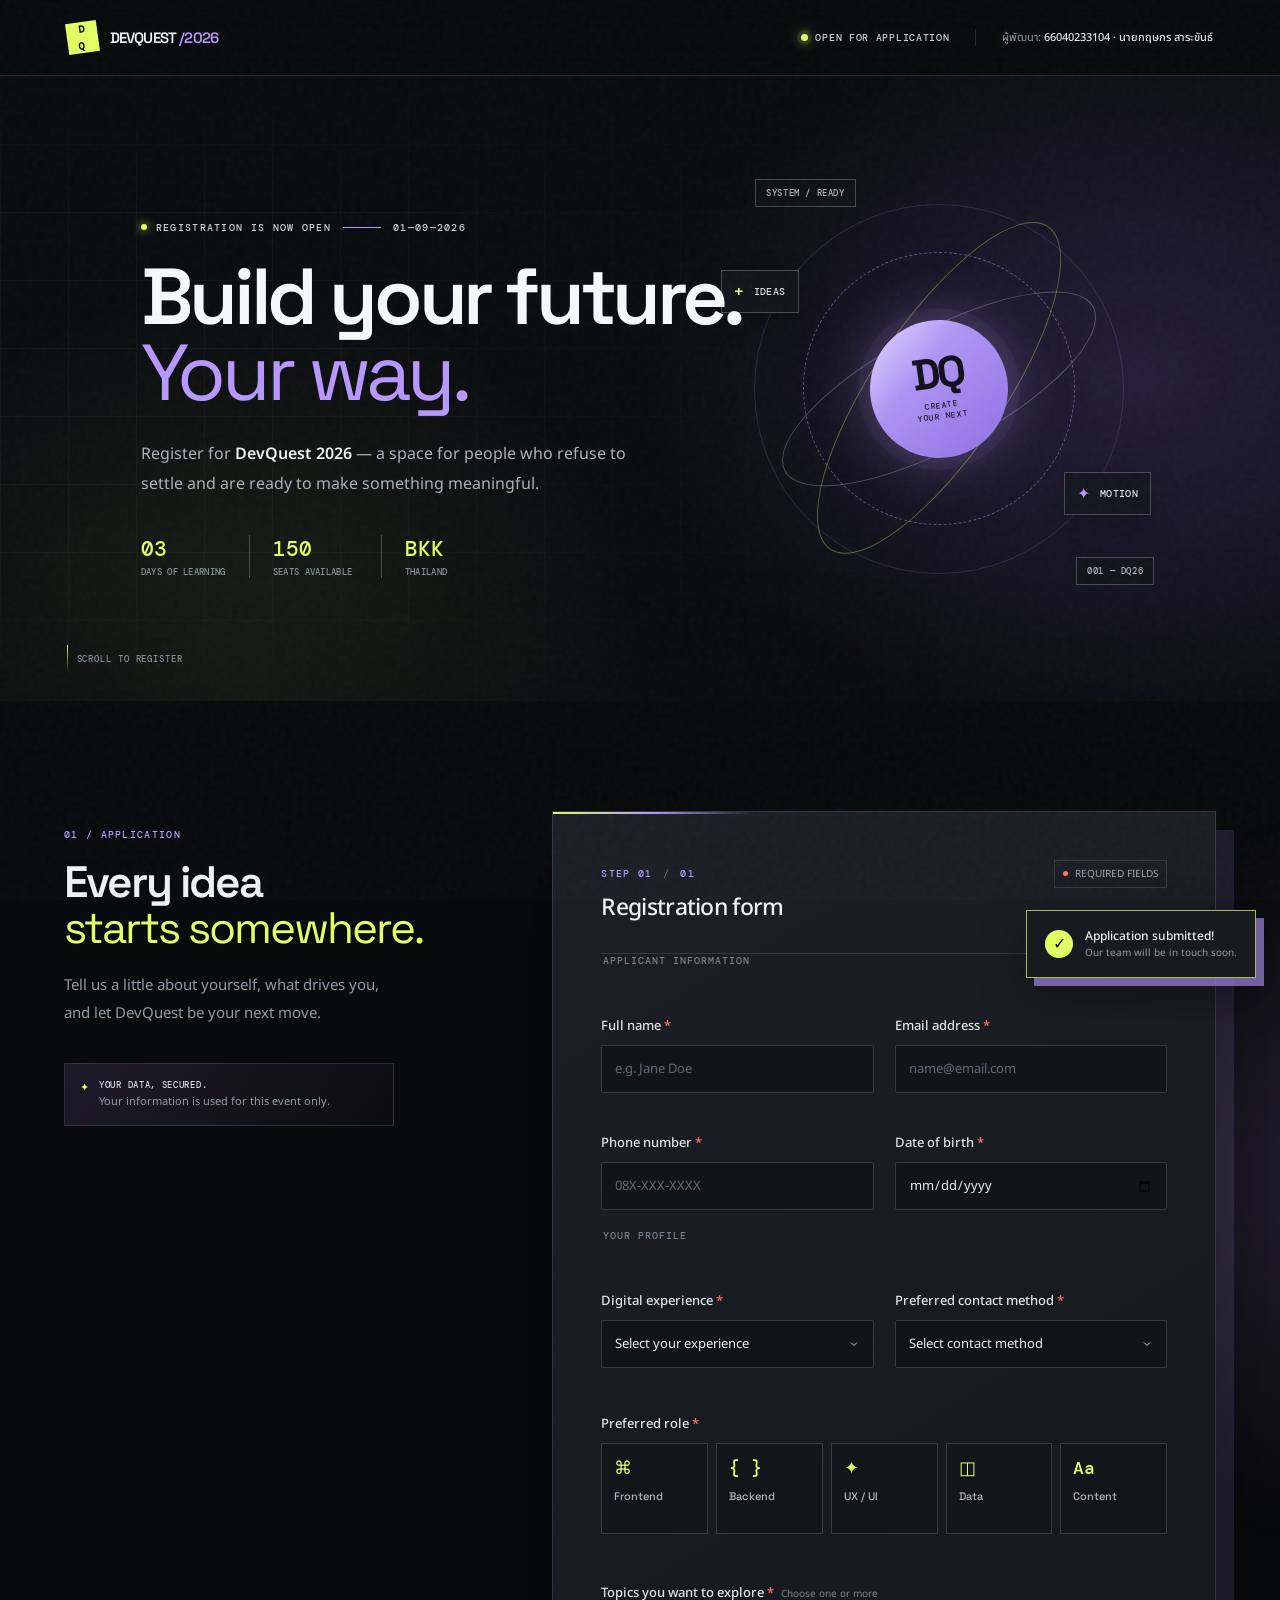
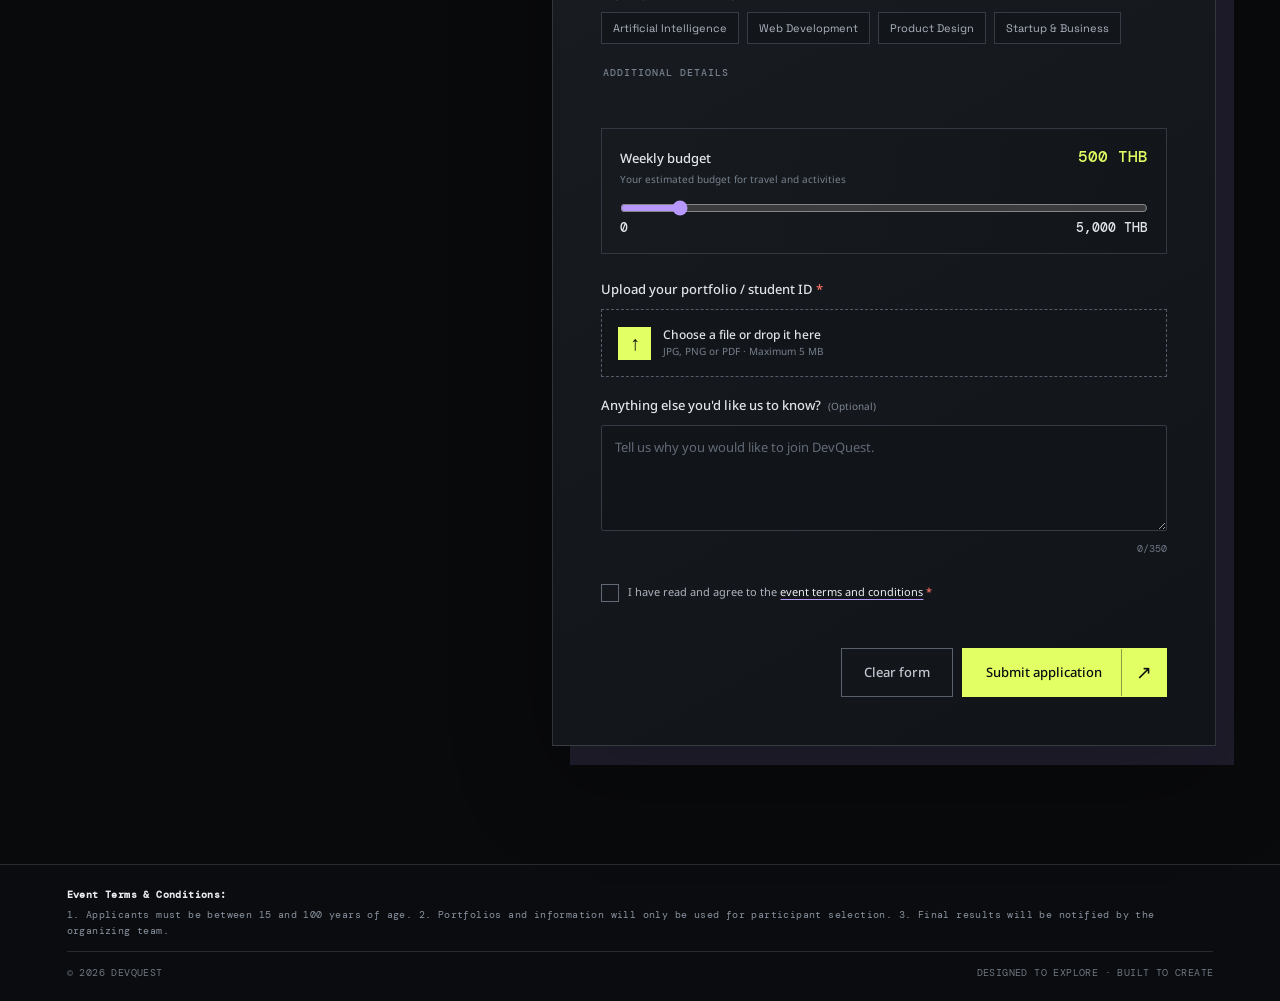
<file: outputs/index.html>
<!doctype html>
<html lang="en">
  <head>
    <meta charset="UTF-8" />
    <meta name="viewport" content="width=device-width, initial-scale=1.0" />
    <meta name="description" content="Registration form for DevQuest 2026" />
    <title>DevQuest 2026 — Registration</title>
    <link rel="preconnect" href="https://fonts.googleapis.com" />
    <link rel="preconnect" href="https://fonts.gstatic.com" crossorigin />
    <link href="https://fonts.googleapis.com/css2?family=DM+Mono:wght@400;500&family=Noto+Sans+Thai:wght@300;400;500;600;700&family=Space+Grotesk:wght@400;500;600;700&display=swap" rel="stylesheet" />
    <link rel="stylesheet" href="styles.css" />
  </head>
  <body>
    <div class="cursor-glow" aria-hidden="true"></div>
    <div class="noise" aria-hidden="true"></div>
    <header class="topbar">
      <a class="brand" href="#top" aria-label="DevQuest Home">
        <span class="brand-mark">D<span>Q</span></span>
        <span>DEVQUEST<span class="brand-year">/2026</span></span>
      </a>
      <div class="topbar-right">
        <span class="availability"><i></i> OPEN FOR APPLICATION</span>
        <div class="author-badge" title="ข้อมูลผู้จัดทำ" lang="th">
          <span>ผู้พัฒนา: <strong>66040233104 · นายกฤษกร สาระขันธ์</strong></span>
        </div>
      </div>
    </header>

    <main id="top">
      <section class="hero" aria-labelledby="page-title">
        <div class="hero-grid" aria-hidden="true"></div>
        <div class="hero-scan" aria-hidden="true"></div>
        <div class="hero-copy">
          <p class="eyebrow"><span class="pulse-dot"></span> REGISTRATION IS NOW OPEN <i></i> 01—09—2026</p>
          <h1 id="page-title">Build your future.<br /><em>Your way.</em></h1>
          <p class="lead">Register for <strong>DevQuest 2026</strong> — a space for people who refuse to settle and are ready to make something meaningful.</p>
          <div class="hero-meta">
            <div><b>03</b><span>DAYS OF LEARNING</span></div>
            <div><b>150</b><span>SEATS AVAILABLE</span></div>
            <div><b>BKK</b><span>THAILAND</span></div>
          </div>
        </div>
        <div class="hero-visual" aria-hidden="true">
          <div class="visual-label label-top">SYSTEM / READY</div>
          <div class="visual-label label-bottom">001 — DQ26</div>
          <div class="visual-frame"><div class="visual-ring ring-1"></div><div class="visual-ring ring-2"></div><div class="visual-ring ring-3"></div><div class="visual-core"><span>DQ</span><small>CREATE<br />YOUR NEXT</small></div></div>
          <div class="float-card card-a"><span>+</span> IDEAS</div>
          <div class="float-card card-b"><span>✦</span> MOTION</div>
        </div>
        <a class="scroll-hint" href="#form-heading"><span></span> SCROLL TO REGISTER</a>
      </section>

      <section class="form-section" aria-labelledby="form-heading">
        <div class="form-intro">
          <p class="section-index">01 / APPLICATION</p>
          <h2 id="form-heading">Every idea<br /><span>starts somewhere.</span></h2>
          <p>Tell us a little about yourself, what drives you, and let DevQuest be your next move.</p>
          <div class="secure-note"><span>✦</span><div><strong>YOUR DATA, SECURED.</strong>Your information is used for this event only.</div></div>
        </div>

        <form id="registrationForm" novalidate>
          <div class="form-head">
            <div><span class="step-number">STEP 01 <i>/</i> 01</span><h3>Registration form</h3></div>
            <span class="required-note"><i></i> REQUIRED FIELDS</span>
          </div>

          <fieldset>
            <legend>APPLICANT INFORMATION</legend>
            <div class="fields two-col">
              <label class="field" for="fullName">
                <span>Full name <b>*</b></span>
                <input id="fullName" name="fullName" type="text" placeholder="e.g. Jane Doe" autocomplete="name" />
                <small class="error" aria-live="polite"></small>
              </label>
              <label class="field" for="email">
                <span>Email address <b>*</b></span>
                <input id="email" name="email" type="email" placeholder="name@email.com" autocomplete="email" />
                <small class="error" aria-live="polite"></small>
              </label>
              <label class="field" for="phone">
                <span>Phone number <b>*</b></span>
                <input id="phone" name="phone" type="tel" inputmode="tel" placeholder="08X-XXX-XXXX" autocomplete="tel" />
                <small class="error" aria-live="polite"></small>
              </label>
              <label class="field" for="birthDate">
                <span>Date of birth <b>*</b></span>
                <input id="birthDate" name="birthDate" type="date" min="1926-01-01" max="2011-12-31" />
                <small class="error" aria-live="polite"></small>
              </label>
            </div>
          </fieldset>

          <fieldset>
            <legend>YOUR PROFILE</legend>
            <div class="fields two-col">
              <label class="field" for="experience">
                <span>Digital experience <b>*</b></span>
                <select id="experience" name="experience">
                  <option value="">Select your experience</option>
                  <option>Just getting started</option><option>Built personal projects</option>
                  <option>1–3 years of experience</option><option>More than 3 years of experience</option>
                </select>
                <small class="error" aria-live="polite"></small>
              </label>
              <label class="field" for="contactMethod">
                <span>Preferred contact method <b>*</b></span>
                <select id="contactMethod" name="contactMethod">
                  <option value="">Select contact method</option>
                  <option>Phone</option><option>Email</option><option>LINE</option>
                </select>
                <small class="error" aria-live="polite"></small>
              </label>
            </div>

            <div class="choice-group" data-group="role" role="radiogroup" aria-labelledby="role-title">
              <p class="choice-title" id="role-title">Preferred role <b>*</b></p>
              <div class="role-grid">
                <label class="choice-card"><input type="radio" name="role" value="Frontend" /><span class="choice-icon">⌘</span><span>Frontend</span></label>
                <label class="choice-card"><input type="radio" name="role" value="Backend" /><span class="choice-icon">{ }</span><span>Backend</span></label>
                <label class="choice-card"><input type="radio" name="role" value="UX/UI" /><span class="choice-icon">✦</span><span>UX / UI</span></label>
                <label class="choice-card"><input type="radio" name="role" value="Data" /><span class="choice-icon">◫</span><span>Data</span></label>
                <label class="choice-card"><input type="radio" name="role" value="Content" /><span class="choice-icon">Aa</span><span>Content</span></label>
              </div>
              <small class="error group-error" aria-live="polite"></small>
            </div>

            <div class="choice-group" data-group="topics" role="group" aria-labelledby="topic-title">
              <p class="choice-title" id="topic-title">Topics you want to explore <b>*</b> <span class="hint">Choose one or more</span></p>
              <div class="tag-grid">
                <label><input type="checkbox" name="topics" value="AI" /><span>Artificial Intelligence</span></label>
                <label><input type="checkbox" name="topics" value="Web" /><span>Web Development</span></label>
                <label><input type="checkbox" name="topics" value="Design" /><span>Product Design</span></label>
                <label><input type="checkbox" name="topics" value="Startup" /><span>Startup & Business</span></label>
              </div>
              <small class="error group-error" aria-live="polite"></small>
            </div>
          </fieldset>

          <fieldset>
            <legend>ADDITIONAL DETAILS</legend>
            <div class="budget-block">
              <div><span>Weekly budget</span><p>Your estimated budget for travel and activities</p></div>
              <output for="budget" id="budgetValue">500 THB</output>
              <input id="budget" name="budget" type="range" min="0" max="5000" step="500" value="500" aria-label="Weekly budget in THB" />
              <div class="range-labels"><span>0</span><span>5,000 THB</span></div>
            </div>
            <label class="field upload-field" for="portfolio">
              <span>Upload your portfolio / student ID <b>*</b></span>
              <span class="dropzone"><span class="upload-icon">↑</span><span><strong id="fileLabel">Choose a file or drop it here</strong><small>JPG, PNG or PDF · Maximum 5 MB</small></span></span>
              <input id="portfolio" name="portfolio" type="file" accept=".jpg,.jpeg,.png,.pdf" />
              <small class="error" aria-live="polite"></small>
            </label>
            <label class="field" for="comments">
              <span>Anything else you'd like us to know? <span class="optional">(Optional)</span></span>
              <textarea id="comments" name="comments" maxlength="350" placeholder="Tell us why you would like to join DevQuest."></textarea>
              <small class="char-count"><span id="charCount">0</span>/350</small>
            </label>
          </fieldset>

          <label class="terms"><input id="terms" name="terms" type="checkbox" /><span class="checkmark">✓</span><span>I have read and agree to the <a href="#terms-info" class="terms-link">event terms and conditions</a> <b>*</b></span></label>
          <small class="error terms-error" aria-live="polite"></small>

          <div class="form-actions">
            <button class="btn secondary" id="clearButton" type="reset">Clear form</button>
            <button class="btn primary" type="submit"><span>Submit application</span><span class="arrow">↗</span></button>
          </div>
        </form>
      </section>
    </main>

    <footer id="terms-info">
      <div class="terms-summary">
        <strong>Event Terms &amp; Conditions:</strong>
        <p>1. Applicants must be between 15 and 100 years of age. 2. Portfolios and information will only be used for participant selection. 3. Final results will be notified by the organizing team.</p>
      </div>
      <div class="footer-bottom">
        <span>© 2026 DEVQUEST</span>
        <span>DESIGNED TO EXPLORE · BUILT TO CREATE</span>
      </div>
    </footer>
    <div class="toast" id="toast" role="status" aria-live="polite"><span>✓</span><div><strong>Application submitted!</strong><small>Our team will be in touch soon.</small></div></div>
    <script src="script.js"></script>
  </body>
</html>
</file>
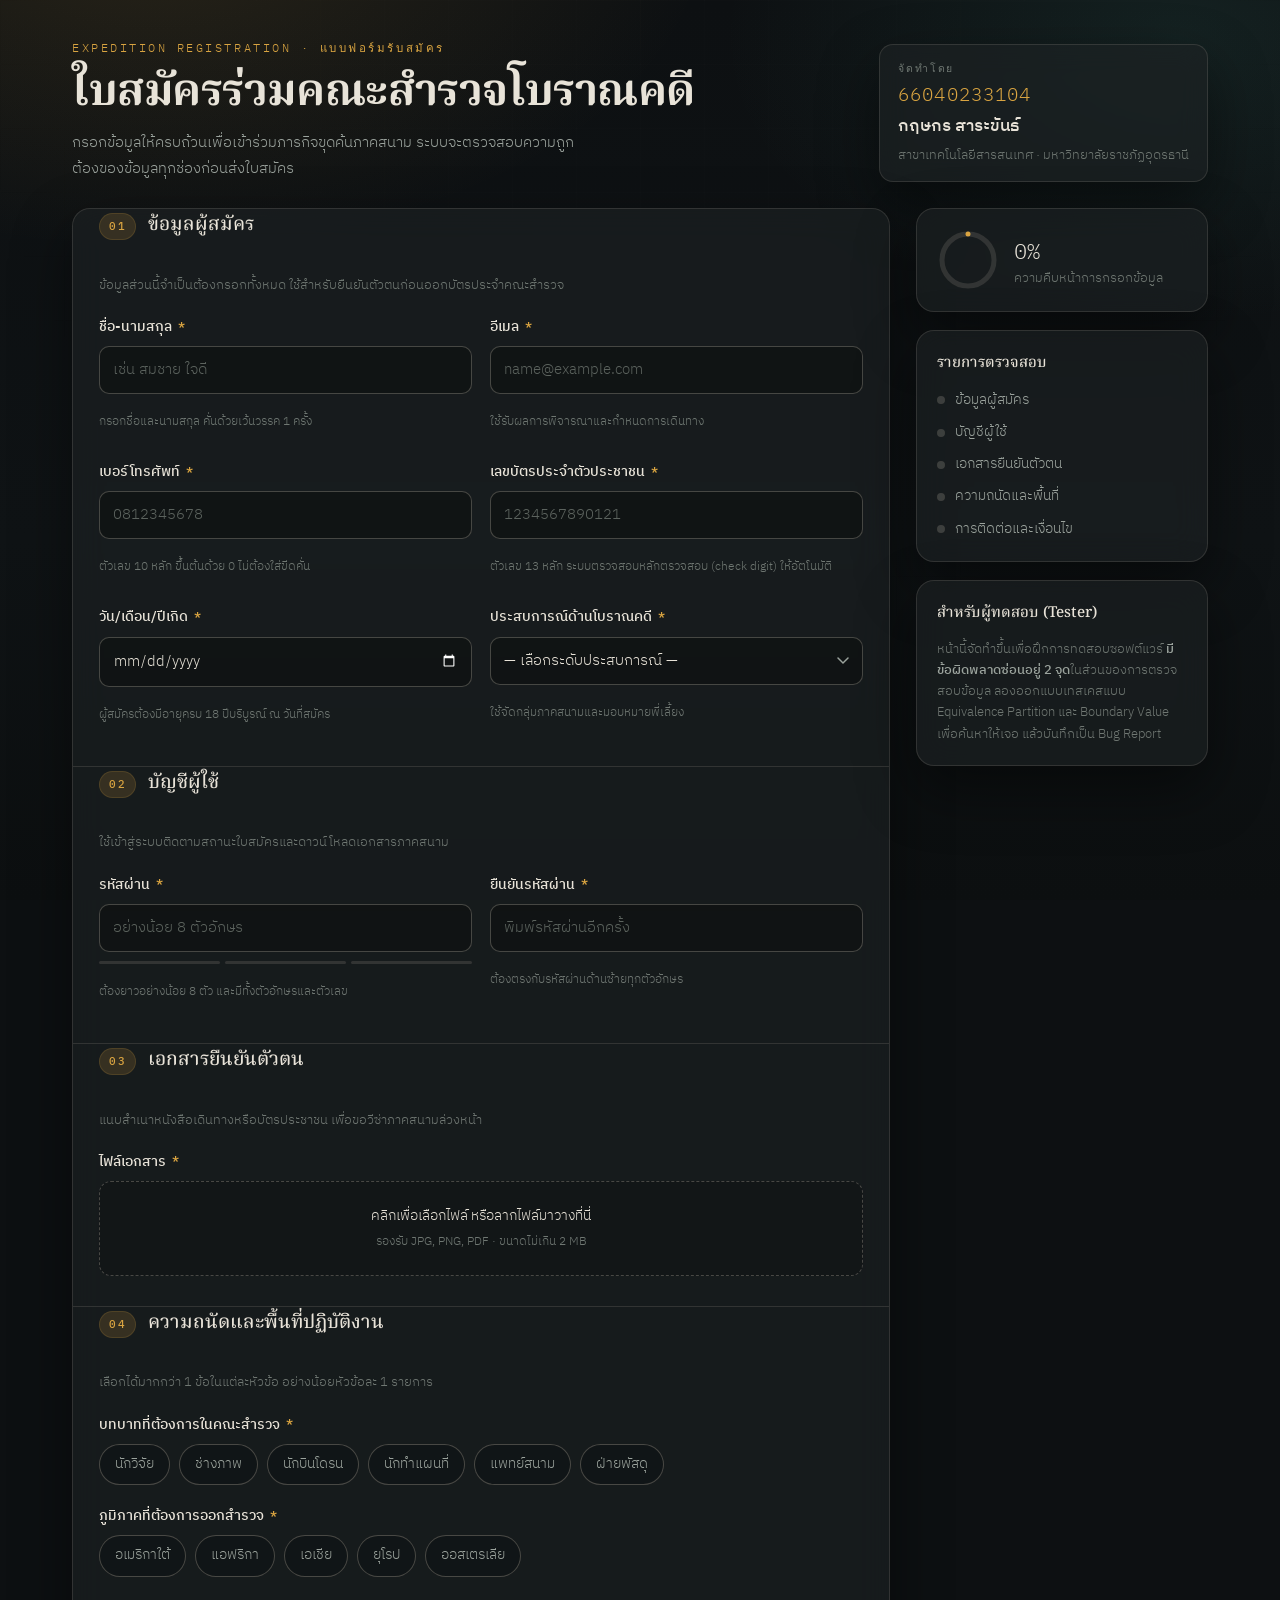
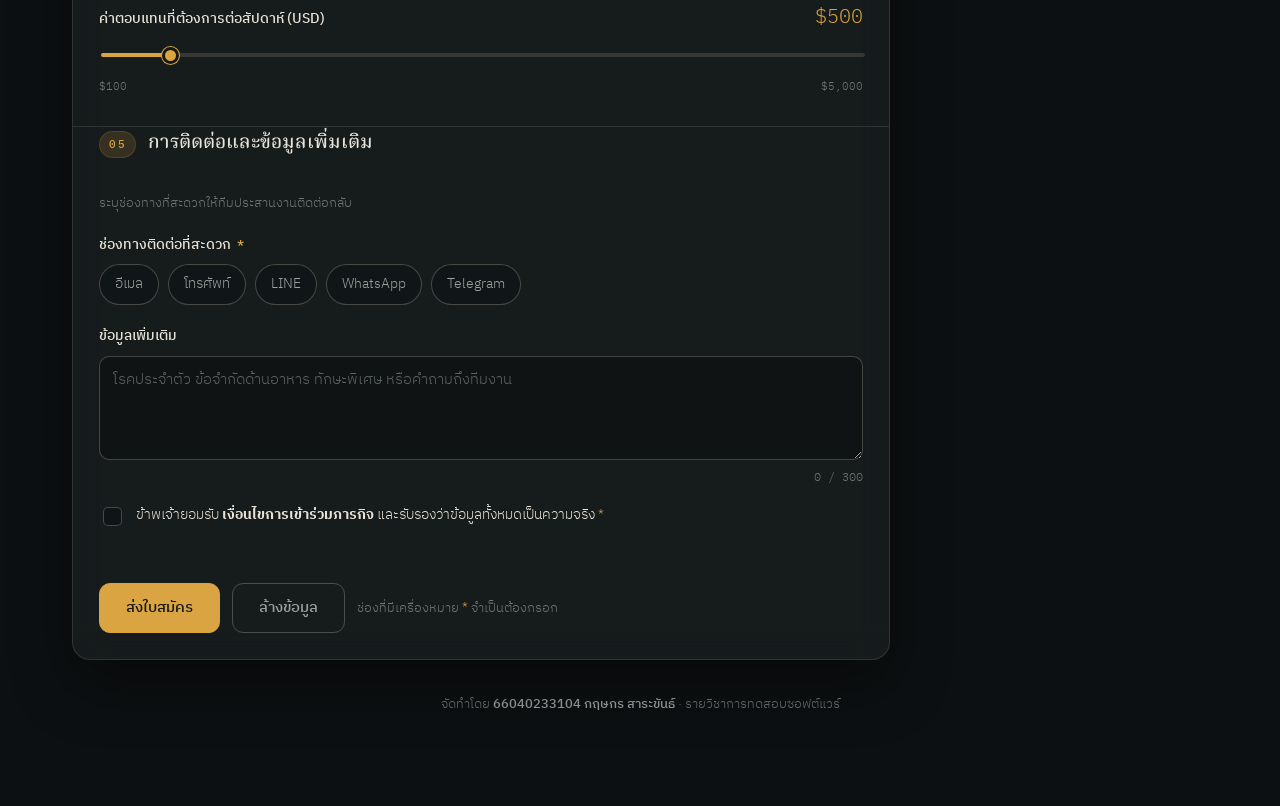
<file: outputs/expedition-form/index.html>
<!DOCTYPE html>
<html lang="th">
<head>
<meta charset="utf-8">
<meta name="viewport" content="width=device-width, initial-scale=1">
<title>ทะเบียนคณะสำรวจโบราณคดี</title>
<link rel="preconnect" href="https://fonts.googleapis.com">
<link rel="preconnect" href="https://fonts.gstatic.com" crossorigin>
<link rel="stylesheet" href="https://fonts.googleapis.com/css2?family=Noto+Serif+Thai:wght@500;700&family=IBM+Plex+Sans+Thai:wght@300;400;500;600&family=IBM+Plex+Mono:wght@400;500&display=swap">
<style>
  :root{
    --ink:#0d1012;
    --ink-2:#14181a;
    --glass:rgba(30,35,37,.62);
    --glass-2:rgba(38,44,46,.55);
    --line:rgba(216,206,188,.14);
    --line-2:rgba(216,206,188,.28);
    --text:#e8e3d8;
    --muted:#9ba39d;
    --faint:#6f7772;
    --ochre:#d9a441;
    --ochre-dim:rgba(217,164,65,.16);
    --patina:#54b8a6;
    --clay:#e2705a;
    --radius:14px;
    --shadow:0 24px 60px rgba(0,0,0,.45);
    color-scheme:dark;
  }
  *{box-sizing:border-box}
  body{
    margin:0;
    background:var(--ink);
    background-image:
      radial-gradient(900px 520px at 12% -8%, rgba(217,164,65,.13), transparent 62%),
      radial-gradient(760px 480px at 92% 4%, rgba(84,184,166,.10), transparent 60%),
      linear-gradient(180deg,#0d1012 0%,#0f1315 60%,#0c0f10 100%);
    background-attachment:fixed;
    color:var(--text);
    font-family:"IBM Plex Sans Thai","Noto Sans Thai",system-ui,-apple-system,sans-serif;
    font-weight:300;
    font-size:15.5px;
    line-height:1.72;
    -webkit-font-smoothing:antialiased;
  }
  body::before{
    content:"";position:fixed;inset:0;pointer-events:none;z-index:0;opacity:.35;
    background-image:linear-gradient(rgba(216,206,188,.045) 1px,transparent 1px),
                     linear-gradient(90deg,rgba(216,206,188,.045) 1px,transparent 1px);
    background-size:64px 64px;
    mask-image:radial-gradient(circle at 50% 0%,#000 0%,transparent 78%);
    -webkit-mask-image:radial-gradient(circle at 50% 0%,#000 0%,transparent 78%);
  }
  .wrap{position:relative;z-index:1;max-width:1180px;margin:0 auto;padding:38px 22px 90px}

  /* ---------- header ---------- */
  .topbar{display:flex;flex-wrap:wrap;gap:16px;align-items:flex-end;justify-content:space-between;margin-bottom:26px}
  .eyebrow{
    font-family:"IBM Plex Mono",ui-monospace,monospace;font-size:11.5px;letter-spacing:.22em;
    text-transform:uppercase;color:var(--ochre);margin:0 0 8px
  }
  h1{
    font-family:"Noto Serif Thai",Georgia,serif;font-weight:700;
    font-size:clamp(28px,4.4vw,44px);line-height:1.24;margin:0;text-wrap:balance;letter-spacing:-.01em
  }
  .sub{color:var(--muted);margin:10px 0 0;max-width:56ch;font-size:15px}

  .idcard{
    background:var(--glass);backdrop-filter:blur(14px);-webkit-backdrop-filter:blur(14px);
    border:1px solid var(--line);border-radius:var(--radius);padding:14px 18px;min-width:270px;
    box-shadow:var(--shadow)
  }
  .idcard .k{font-family:"IBM Plex Mono",monospace;font-size:10.5px;letter-spacing:.18em;text-transform:uppercase;color:var(--faint)}
  .idcard .code{font-family:"IBM Plex Mono",monospace;font-size:19px;color:var(--ochre);letter-spacing:.06em;font-variant-numeric:tabular-nums}
  .idcard .who{font-size:17px;font-weight:500;margin-top:2px}
  .idcard .org{font-size:12.5px;color:var(--faint);margin-top:4px}

  /* ---------- layout ---------- */
  .grid{display:grid;grid-template-columns:1fr 292px;gap:26px;align-items:start}
  @media (max-width:900px){.grid{grid-template-columns:1fr}}

  .panel{
    background:var(--glass);backdrop-filter:blur(16px);-webkit-backdrop-filter:blur(16px);
    border:1px solid var(--line);border-radius:18px;box-shadow:var(--shadow);overflow:hidden
  }
  .side{position:sticky;top:24px;display:flex;flex-direction:column;gap:18px}
  @media (max-width:900px){.side{position:static}}

  fieldset{border:0;margin:0;padding:26px 26px 30px;border-bottom:1px solid var(--line)}
  fieldset:last-of-type{border-bottom:0}
  legend{
    display:flex;align-items:baseline;gap:12px;padding:0;width:100%;
    font-family:"Noto Serif Thai",Georgia,serif;font-size:19px;font-weight:500;color:var(--text)
  }
  legend .num{
    font-family:"IBM Plex Mono",monospace;font-size:11px;letter-spacing:.14em;color:var(--ochre);
    border:1px solid var(--ochre-dim);background:var(--ochre-dim);border-radius:999px;padding:3px 9px
  }
  .legend-note{color:var(--faint);font-size:13px;margin:6px 0 20px}

  .row{display:grid;gap:18px}
  .row.two{grid-template-columns:1fr 1fr}
  @media (max-width:640px){.row.two{grid-template-columns:1fr}}

  .field{display:flex;flex-direction:column;gap:7px;min-width:0}
  label.lbl{font-size:13.5px;font-weight:500;color:var(--text);display:flex;align-items:center;gap:6px}
  .req{color:var(--ochre);font-size:14px;line-height:1}
  .hint{font-size:12px;color:var(--faint);line-height:1.5}

  input[type=text],input[type=email],input[type=tel],input[type=date],
  input[type=password],select,textarea{
    width:100%;padding:11px 13px;border-radius:10px;color:var(--text);
    background:rgba(12,15,16,.55);border:1px solid var(--line-2);
    font-family:inherit;font-size:14.5px;font-weight:300;transition:border-color .16s,box-shadow .16s,background .16s
  }
  input::placeholder,textarea::placeholder{color:#5c635e}
  input:focus,select:focus,textarea:focus{
    outline:none;border-color:var(--ochre);box-shadow:0 0 0 3px rgba(217,164,65,.17);background:rgba(12,15,16,.8)
  }
  input[type=date]{color-scheme:dark}
  textarea{resize:vertical;min-height:104px;line-height:1.7}
  select{appearance:none;background-image:url("data:image/svg+xml;utf8,<svg xmlns='http://www.w3.org/2000/svg' viewBox='0 0 12 8'><path d='M1 1l5 5 5-5' stroke='%239ba39d' stroke-width='1.5' fill='none' stroke-linecap='round'/></svg>");background-repeat:no-repeat;background-position:right 13px center;background-size:12px;padding-right:34px}

  .field.bad input,.field.bad select,.field.bad textarea{border-color:var(--clay);box-shadow:0 0 0 3px rgba(226,112,90,.13)}
  .field.good input,.field.good select,.field.good textarea{border-color:rgba(84,184,166,.6)}
  .msg{font-size:12.5px;min-height:0;display:none;color:var(--clay);gap:6px;align-items:flex-start;line-height:1.5}
  .field.bad .msg{display:flex}
  .msg::before{content:"!";font-family:"IBM Plex Mono",monospace;font-size:10px;flex:0 0 15px;height:15px;margin-top:2px;
    border:1px solid var(--clay);border-radius:50%;display:grid;place-items:center;font-weight:500}

  /* choice groups */
  .chips{display:flex;flex-wrap:wrap;gap:9px}
  .chip{position:relative;cursor:pointer;user-select:none}
  .chip input{position:absolute;opacity:0;width:0;height:0}
  .chip span{
    display:inline-block;padding:8px 15px;border-radius:999px;font-size:13.5px;
    border:1px solid var(--line-2);background:rgba(12,15,16,.4);color:var(--muted);transition:.16s
  }
  .chip input:checked+span{border-color:var(--ochre);background:var(--ochre-dim);color:var(--ochre)}
  .chip input:focus-visible+span{box-shadow:0 0 0 3px rgba(217,164,65,.25)}
  .chip:hover span{border-color:var(--line-2);color:var(--text)}
  .field.bad .chips .chip span{border-color:rgba(226,112,90,.45)}

  .checkline{display:flex;gap:11px;align-items:flex-start;cursor:pointer;font-size:14px;line-height:1.6}
  .checkline input{
    appearance:none;flex:0 0 19px;height:19px;margin-top:3px;border-radius:5px;
    border:1px solid var(--line-2);background:rgba(12,15,16,.5);cursor:pointer;transition:.16s
  }
  .checkline input:checked{background:var(--ochre);border-color:var(--ochre)}
  .checkline input:checked::after{content:"";display:block;width:5px;height:9px;margin:2px auto 0;border:solid #14181a;border-width:0 2px 2px 0;transform:rotate(42deg)}
  .checkline input:focus-visible{box-shadow:0 0 0 3px rgba(217,164,65,.25);outline:none}
  .field.bad .checkline input{border-color:var(--clay)}

  /* file */
  .drop{
    border:1px dashed var(--line-2);border-radius:12px;padding:22px;text-align:center;cursor:pointer;
    background:rgba(12,15,16,.32);transition:.16s
  }
  .drop:hover,.drop.over{border-color:var(--ochre);background:rgba(217,164,65,.07)}
  .drop .big{font-size:14px;color:var(--text)}
  .drop .small{font-size:12px;color:var(--faint);margin-top:4px}
  .drop input{display:none}
  .filechip{
    display:none;align-items:center;gap:10px;margin-top:10px;padding:9px 12px;border-radius:10px;
    background:rgba(84,184,166,.09);border:1px solid rgba(84,184,166,.32);font-size:13px
  }
  .filechip.on{display:flex}
  .filechip .nm{flex:1;min-width:0;overflow:hidden;text-overflow:ellipsis;white-space:nowrap}
  .filechip .sz{font-family:"IBM Plex Mono",monospace;font-size:11.5px;color:var(--muted)}
  .filechip button{background:none;border:0;color:var(--muted);cursor:pointer;font-size:16px;line-height:1;padding:0 2px}
  .filechip button:hover{color:var(--clay)}
  .field.bad .drop{border-color:var(--clay)}

  /* slider */
  .slider-head{display:flex;justify-content:space-between;align-items:baseline}
  .slider-val{font-family:"IBM Plex Mono",monospace;font-size:20px;color:var(--ochre);font-variant-numeric:tabular-nums}
  input[type=range]{-webkit-appearance:none;appearance:none;width:100%;height:26px;background:transparent;cursor:pointer}
  input[type=range]::-webkit-slider-runnable-track{height:4px;border-radius:99px;background:linear-gradient(90deg,var(--ochre) var(--pct,0%),rgba(216,206,188,.16) var(--pct,0%))}
  input[type=range]::-moz-range-track{height:4px;border-radius:99px;background:rgba(216,206,188,.16)}
  input[type=range]::-moz-range-progress{height:4px;border-radius:99px;background:var(--ochre)}
  input[type=range]::-webkit-slider-thumb{-webkit-appearance:none;width:17px;height:17px;border-radius:50%;background:var(--ochre);border:3px solid #14181a;margin-top:-6.5px;box-shadow:0 0 0 1px var(--ochre)}
  input[type=range]::-moz-range-thumb{width:11px;height:11px;border-radius:50%;background:var(--ochre);border:3px solid #14181a;box-shadow:0 0 0 1px var(--ochre)}
  input[type=range]:focus-visible{outline:none}
  input[type=range]:focus-visible::-webkit-slider-thumb{box-shadow:0 0 0 1px var(--ochre),0 0 0 5px rgba(217,164,65,.25)}
  .scale{display:flex;justify-content:space-between;font-family:"IBM Plex Mono",monospace;font-size:11px;color:var(--faint)}

  /* strength + counter */
  .bars{display:flex;gap:5px;margin-top:2px}
  .bars i{flex:1;height:3px;border-radius:99px;background:rgba(216,206,188,.14)}
  .bars i.on1{background:var(--clay)}.bars i.on2{background:var(--ochre)}.bars i.on3{background:var(--patina)}
  .count{font-family:"IBM Plex Mono",monospace;font-size:11.5px;color:var(--faint);text-align:right;font-variant-numeric:tabular-nums}
  .count.warn{color:var(--clay)}

  /* actions */
  .actions{display:flex;flex-wrap:wrap;gap:12px;padding:24px 26px 26px;align-items:center}
  button.btn{
    font-family:inherit;font-size:14.5px;font-weight:500;border-radius:11px;padding:12px 26px;cursor:pointer;
    border:1px solid transparent;transition:.16s
  }
  .btn.primary{background:var(--ochre);color:#121617;border-color:var(--ochre)}
  .btn.primary:hover{background:#e8b355;box-shadow:0 8px 24px rgba(217,164,65,.22)}
  .btn.ghost{background:transparent;color:var(--muted);border-color:var(--line-2)}
  .btn.ghost:hover{color:var(--text);border-color:var(--text)}
  .btn:focus-visible{outline:2px solid var(--ochre);outline-offset:3px}
  .formnote{font-size:12.5px;color:var(--faint);flex:1;min-width:180px}

  /* side widgets */
  .side .box{padding:20px}
  .ring{display:flex;align-items:center;gap:15px}
  .ring svg{flex:0 0 62px;transform:rotate(-90deg)}
  .ring .trk{stroke:rgba(216,206,188,.14)}
  .ring .bar{stroke:var(--ochre);stroke-linecap:round;transition:stroke-dasharray .35s ease}
  .ring .pct{font-family:"IBM Plex Mono",monospace;font-size:22px;color:var(--text);font-variant-numeric:tabular-nums}
  .ring .cap{font-size:12.5px;color:var(--faint);line-height:1.45}
  .side h3{font-family:"Noto Serif Thai",serif;font-size:15px;font-weight:500;margin:0 0 12px}
  .steps{list-style:none;margin:0;padding:0;display:flex;flex-direction:column;gap:9px}
  .steps li{display:flex;gap:10px;align-items:center;font-size:13.5px;color:var(--muted)}
  .steps li .dot{flex:0 0 8px;height:8px;border-radius:50%;background:rgba(216,206,188,.2);transition:.2s}
  .steps li.done{color:var(--text)}
  .steps li.done .dot{background:var(--patina);box-shadow:0 0 0 3px rgba(84,184,166,.16)}
  .side .meta{font-size:12.5px;color:var(--faint);line-height:1.7;margin:0}
  .side .meta b{color:var(--muted);font-weight:500}

  /* modal */
  .veil{position:fixed;inset:0;background:rgba(6,8,9,.72);backdrop-filter:blur(6px);z-index:50;display:none;place-items:center;padding:22px}
  .veil.on{display:grid}
  .modal{
    background:linear-gradient(180deg,rgba(34,40,42,.96),rgba(20,24,26,.96));
    border:1px solid var(--line-2);border-radius:18px;max-width:520px;width:100%;box-shadow:var(--shadow);
    max-height:86vh;overflow:auto
  }
  .modal .top{padding:24px 26px 18px;border-bottom:1px solid var(--line)}
  .modal .tick{width:38px;height:38px;border-radius:50%;background:rgba(84,184,166,.14);border:1px solid rgba(84,184,166,.5);display:grid;place-items:center;margin-bottom:12px}
  .modal .tick::after{content:"";width:8px;height:14px;border:solid var(--patina);border-width:0 2px 2px 0;transform:rotate(42deg) translateY(-2px)}
  .modal h2{font-family:"Noto Serif Thai",serif;font-size:21px;margin:0 0 4px;font-weight:500}
  .modal p.lead{margin:0;color:var(--muted);font-size:13.5px}
  .modal dl{margin:0;padding:20px 26px;display:grid;grid-template-columns:auto 1fr;gap:11px 18px;font-size:13.5px}
  .modal dt{color:var(--faint);font-size:12.5px;white-space:nowrap}
  .modal dd{margin:0;color:var(--text);overflow-wrap:anywhere}
  .modal .foot{padding:0 26px 24px}
  @media (prefers-reduced-motion:reduce){*{transition:none!important;animation:none!important}}
  .shake{animation:shk .38s}
  @keyframes shk{0%,100%{transform:translateX(0)}22%{transform:translateX(-5px)}55%{transform:translateX(5px)}80%{transform:translateX(-2px)}}
  footer.credit{margin-top:34px;text-align:center;font-size:12.5px;color:var(--faint)}
  footer.credit b{color:var(--muted);font-weight:500}
</style>
</head>
<body>

<div class="wrap">
  <div class="topbar">
    <div>
      <p class="eyebrow">Expedition Registration · แบบฟอร์มรับสมัคร</p>
      <h1>ใบสมัครร่วมคณะสำรวจโบราณคดี</h1>
      <p class="sub">กรอกข้อมูลให้ครบถ้วนเพื่อเข้าร่วมภารกิจขุดค้นภาคสนาม ระบบจะตรวจสอบความถูกต้องของข้อมูลทุกช่องก่อนส่งใบสมัคร</p>
    </div>
    <div class="idcard">
      <div class="k">จัดทำโดย</div>
      <div class="code" id="stdCode">66040233104</div>
      <div class="who" id="stdName">กฤษกร สาระขันธ์</div>
      <div class="org">สาขาเทคโนโลยีสารสนเทศ · มหาวิทยาลัยราชภัฏอุดรธานี</div>
    </div>
  </div>

  <div class="grid">
    <form class="panel" id="frm" novalidate>

      <fieldset>
        <legend><span class="num">01</span> ข้อมูลผู้สมัคร</legend>
        <p class="legend-note">ข้อมูลส่วนนี้จำเป็นต้องกรอกทั้งหมด ใช้สำหรับยืนยันตัวตนก่อนออกบัตรประจำคณะสำรวจ</p>

        <div class="row two">
          <div class="field" data-name="fullname">
            <label class="lbl" for="fullname">ชื่อ-นามสกุล <span class="req">*</span></label>
            <input type="text" id="fullname" name="fullname" placeholder="เช่น สมชาย ใจดี" autocomplete="name">
            <p class="hint">กรอกชื่อและนามสกุล คั่นด้วยเว้นวรรค 1 ครั้ง</p>
            <p class="msg"></p>
          </div>
          <div class="field" data-name="email">
            <label class="lbl" for="email">อีเมล <span class="req">*</span></label>
            <input type="email" id="email" name="email" placeholder="name@example.com" autocomplete="email">
            <p class="hint">ใช้รับผลการพิจารณาและกำหนดการเดินทาง</p>
            <p class="msg"></p>
          </div>
        </div>

        <div class="row two" style="margin-top:18px">
          <div class="field" data-name="phone">
            <label class="lbl" for="phone">เบอร์โทรศัพท์ <span class="req">*</span></label>
            <input type="tel" id="phone" name="phone" placeholder="0812345678" maxlength="10" inputmode="numeric">
            <p class="hint">ตัวเลข 10 หลัก ขึ้นต้นด้วย 0 ไม่ต้องใส่ขีดคั่น</p>
            <p class="msg"></p>
          </div>
          <div class="field" data-name="natid">
            <label class="lbl" for="natid">เลขบัตรประจำตัวประชาชน <span class="req">*</span></label>
            <input type="text" id="natid" name="natid" placeholder="1234567890121" maxlength="13" inputmode="numeric">
            <p class="hint">ตัวเลข 13 หลัก ระบบตรวจสอบหลักตรวจสอบ (check digit) ให้อัตโนมัติ</p>
            <p class="msg"></p>
          </div>
        </div>

        <div class="row two" style="margin-top:18px">
          <div class="field" data-name="dob">
            <label class="lbl" for="dob">วัน/เดือน/ปีเกิด <span class="req">*</span></label>
            <input type="date" id="dob" name="dob">
            <p class="hint">ผู้สมัครต้องมีอายุครบ 18 ปีบริบูรณ์ ณ วันที่สมัคร</p>
            <p class="msg"></p>
          </div>
          <div class="field" data-name="experience">
            <label class="lbl" for="experience">ประสบการณ์ด้านโบราณคดี <span class="req">*</span></label>
            <select id="experience" name="experience">
              <option value="">— เลือกระดับประสบการณ์ —</option>
              <option value="none">ไม่มีประสบการณ์</option>
              <option value="amateur">มือสมัครเล่น (ไม่เกิน 1 ปี)</option>
              <option value="mid">ระดับกลาง (1–5 ปี)</option>
              <option value="pro">มืออาชีพ (มากกว่า 5 ปี)</option>
            </select>
            <p class="hint">ใช้จัดกลุ่มภาคสนามและมอบหมายพี่เลี้ยง</p>
            <p class="msg"></p>
          </div>
        </div>
      </fieldset>

      <fieldset>
        <legend><span class="num">02</span> บัญชีผู้ใช้</legend>
        <p class="legend-note">ใช้เข้าสู่ระบบติดตามสถานะใบสมัครและดาวน์โหลดเอกสารภาคสนาม</p>
        <div class="row two">
          <div class="field" data-name="pwd">
            <label class="lbl" for="pwd">รหัสผ่าน <span class="req">*</span></label>
            <input type="password" id="pwd" name="pwd" placeholder="อย่างน้อย 8 ตัวอักษร">
            <div class="bars" id="bars"><i></i><i></i><i></i></div>
            <p class="hint">ต้องยาวอย่างน้อย 8 ตัว และมีทั้งตัวอักษรและตัวเลข</p>
            <p class="msg"></p>
          </div>
          <div class="field" data-name="pwd2">
            <label class="lbl" for="pwd2">ยืนยันรหัสผ่าน <span class="req">*</span></label>
            <input type="password" id="pwd2" name="pwd2" placeholder="พิมพ์รหัสผ่านอีกครั้ง">
            <p class="hint">ต้องตรงกับรหัสผ่านด้านซ้ายทุกตัวอักษร</p>
            <p class="msg"></p>
          </div>
        </div>
      </fieldset>

      <fieldset>
        <legend><span class="num">03</span> เอกสารยืนยันตัวตน</legend>
        <p class="legend-note">แนบสำเนาหนังสือเดินทางหรือบัตรประชาชน เพื่อขอวีซ่าภาคสนามล่วงหน้า</p>
        <div class="field" data-name="doc">
          <label class="lbl" for="doc">ไฟล์เอกสาร <span class="req">*</span></label>
          <div class="drop" id="drop" tabindex="0" role="button" aria-controls="doc">
            <div class="big">คลิกเพื่อเลือกไฟล์ หรือลากไฟล์มาวางที่นี่</div>
            <div class="small">รองรับ JPG, PNG, PDF · ขนาดไม่เกิน 2 MB</div>
            <input type="file" id="doc" name="doc" accept=".jpg,.jpeg,.png,.pdf">
          </div>
          <div class="filechip" id="filechip">
            <span class="nm" id="fileName"></span>
            <span class="sz" id="fileSize"></span>
            <button type="button" id="fileClear" aria-label="ลบไฟล์">×</button>
          </div>
          <p class="msg"></p>
        </div>
      </fieldset>

      <fieldset>
        <legend><span class="num">04</span> ความถนัดและพื้นที่ปฏิบัติงาน</legend>
        <p class="legend-note">เลือกได้มากกว่า 1 ข้อในแต่ละหัวข้อ อย่างน้อยหัวข้อละ 1 รายการ</p>

        <div class="field" data-name="roles">
          <label class="lbl">บทบาทที่ต้องการในคณะสำรวจ <span class="req">*</span></label>
          <div class="chips">
            <label class="chip"><input type="checkbox" name="roles" value="นักวิจัย"><span>นักวิจัย</span></label>
            <label class="chip"><input type="checkbox" name="roles" value="ช่างภาพ"><span>ช่างภาพ</span></label>
            <label class="chip"><input type="checkbox" name="roles" value="นักบินโดรน"><span>นักบินโดรน</span></label>
            <label class="chip"><input type="checkbox" name="roles" value="นักทำแผนที่"><span>นักทำแผนที่</span></label>
            <label class="chip"><input type="checkbox" name="roles" value="แพทย์สนาม"><span>แพทย์สนาม</span></label>
            <label class="chip"><input type="checkbox" name="roles" value="ฝ่ายพัสดุ"><span>ฝ่ายพัสดุ</span></label>
          </div>
          <p class="msg"></p>
        </div>

        <div class="field" data-name="regions" style="margin-top:20px">
          <label class="lbl">ภูมิภาคที่ต้องการออกสำรวจ <span class="req">*</span></label>
          <div class="chips">
            <label class="chip"><input type="checkbox" name="regions" value="อเมริกาใต้"><span>อเมริกาใต้</span></label>
            <label class="chip"><input type="checkbox" name="regions" value="แอฟริกา"><span>แอฟริกา</span></label>
            <label class="chip"><input type="checkbox" name="regions" value="เอเชีย"><span>เอเชีย</span></label>
            <label class="chip"><input type="checkbox" name="regions" value="ยุโรป"><span>ยุโรป</span></label>
            <label class="chip"><input type="checkbox" name="regions" value="ออสเตรเลีย"><span>ออสเตรเลีย</span></label>
          </div>
          <p class="msg"></p>
        </div>

        <div class="field" data-name="salary" style="margin-top:22px">
          <div class="slider-head">
            <label class="lbl" for="salary">ค่าตอบแทนที่ต้องการต่อสัปดาห์ (USD)</label>
            <span class="slider-val" id="salaryVal">$500</span>
          </div>
          <input type="range" id="salary" name="salary" min="100" max="5000" step="50" value="500">
          <div class="scale"><span>$100</span><span>$5,000</span></div>
        </div>
      </fieldset>

      <fieldset>
        <legend><span class="num">05</span> การติดต่อและข้อมูลเพิ่มเติม</legend>
        <p class="legend-note">ระบุช่องทางที่สะดวกให้ทีมประสานงานติดต่อกลับ</p>

        <div class="field" data-name="contacts">
          <label class="lbl">ช่องทางติดต่อที่สะดวก <span class="req">*</span></label>
          <div class="chips">
            <label class="chip"><input type="checkbox" name="contacts" value="อีเมล"><span>อีเมล</span></label>
            <label class="chip"><input type="checkbox" name="contacts" value="โทรศัพท์"><span>โทรศัพท์</span></label>
            <label class="chip"><input type="checkbox" name="contacts" value="LINE"><span>LINE</span></label>
            <label class="chip"><input type="checkbox" name="contacts" value="WhatsApp"><span>WhatsApp</span></label>
            <label class="chip"><input type="checkbox" name="contacts" value="Telegram"><span>Telegram</span></label>
          </div>
          <p class="msg"></p>
        </div>

        <div class="field" data-name="note" style="margin-top:20px">
          <label class="lbl" for="note">ข้อมูลเพิ่มเติม</label>
          <textarea id="note" name="note" placeholder="โรคประจำตัว ข้อจำกัดด้านอาหาร ทักษะพิเศษ หรือคำถามถึงทีมงาน"></textarea>
          <div class="count" id="noteCount">0 / 300</div>
          <p class="msg"></p>
        </div>

        <div class="field" data-name="terms" style="margin-top:18px">
          <label class="checkline">
            <input type="checkbox" id="terms" name="terms">
            <span>ข้าพเจ้ายอมรับ<b> เงื่อนไขการเข้าร่วมภารกิจ </b>และรับรองว่าข้อมูลทั้งหมดเป็นความจริง <span class="req">*</span></span>
          </label>
          <p class="msg"></p>
        </div>
      </fieldset>

      <div class="actions">
        <button type="submit" class="btn primary" id="submitBtn">ส่งใบสมัคร</button>
        <button type="button" class="btn ghost" id="clearBtn">ล้างข้อมูล</button>
        <span class="formnote">ช่องที่มีเครื่องหมาย <span class="req">*</span> จำเป็นต้องกรอก</span>
      </div>
    </form>

    <aside class="side">
      <div class="panel box">
        <div class="ring">
          <svg width="62" height="62" viewBox="0 0 62 62" aria-hidden="true">
            <circle class="trk" cx="31" cy="31" r="26" fill="none" stroke-width="5"></circle>
            <circle class="bar" id="ringBar" cx="31" cy="31" r="26" fill="none" stroke-width="5" stroke-dasharray="0 164"></circle>
          </svg>
          <div>
            <div class="pct" id="pctText">0%</div>
            <div class="cap">ความคืบหน้าการกรอกข้อมูล</div>
          </div>
        </div>
      </div>

      <div class="panel box">
        <h3>รายการตรวจสอบ</h3>
        <ul class="steps" id="steps">
          <li data-step="ident"><span class="dot"></span>ข้อมูลผู้สมัคร</li>
          <li data-step="account"><span class="dot"></span>บัญชีผู้ใช้</li>
          <li data-step="doc"><span class="dot"></span>เอกสารยืนยันตัวตน</li>
          <li data-step="skill"><span class="dot"></span>ความถนัดและพื้นที่</li>
          <li data-step="contact"><span class="dot"></span>การติดต่อและเงื่อนไข</li>
        </ul>
      </div>

      <div class="panel box">
        <h3>สำหรับผู้ทดสอบ (Tester)</h3>
        <p class="meta">หน้านี้จัดทำขึ้นเพื่อฝึกการทดสอบซอฟต์แวร์ <b>มีข้อผิดพลาดซ่อนอยู่ 2 จุด</b>ในส่วนของการตรวจสอบข้อมูล ลองออกแบบเทสเคสแบบ Equivalence Partition และ Boundary Value เพื่อค้นหาให้เจอ แล้วบันทึกเป็น Bug Report</p>
      </div>
    </aside>
  </div>

  <footer class="credit">
    จัดทำโดย <b id="creditName">66040233104 กฤษกร สาระขันธ์</b> · รายวิชาการทดสอบซอฟต์แวร์
  </footer>
</div>

<div class="veil" id="veil" role="dialog" aria-modal="true" aria-labelledby="okTitle">
  <div class="modal">
    <div class="top">
      <div class="tick" aria-hidden="true"></div>
      <h2 id="okTitle">ส่งใบสมัครเรียบร้อย</h2>
      <p class="lead">ทีมประสานงานจะติดต่อกลับภายใน 7 วันทำการ</p>
    </div>
    <dl id="summary"></dl>
    <div class="foot"><button type="button" class="btn ghost" id="closeModal">ปิดหน้าต่าง</button></div>
  </div>
</div>

<script>
(function(){
  "use strict";
  var $ = function(s,r){ return (r||document).querySelector(s); };
  var $$ = function(s,r){ return Array.prototype.slice.call((r||document).querySelectorAll(s)); };

  var frm = $("#frm");
  var doc = $("#doc");
  var salary = $("#salary");
  var veil = $("#veil");
  var noteCount = $("#noteCount");

  function fieldOf(n){ return $('.field[data-name="'+n+'"]'); }
  function picked(n){ return $$('input[name="'+n+'"]:checked').map(function(i){ return i.value; }); }

  /* ---------- Thai national ID check digit ---------- */
  function validThaiId(v){
    if(!/^\d{13}$/.test(v)) return false;
    var sum = 0;
    for(var i=0;i<12;i++){ sum += parseInt(v.charAt(i),10) * (13-i); }
    return ((11 - (sum % 11)) % 10) === parseInt(v.charAt(12),10);
  }

  /* ---------- rules: return an error message, or null when valid ---------- */
  var RULES = {
    fullname: function(){
      var v = $("#fullname").value.trim();
      if(!v) return "กรุณากรอกชื่อ-นามสกุล";
      if(v.length < 4) return "ชื่อ-นามสกุลสั้นเกินไป (อย่างน้อย 4 ตัวอักษร)";
      if(!/^[฀-๿a-zA-Z']+(\s+[฀-๿a-zA-Z']+)+$/.test(v))
        return "กรอกทั้งชื่อและนามสกุล โดยใช้ตัวอักษรเท่านั้น";
      return null;
    },
    email: function(){
      var v = $("#email").value.trim();
      if(!v) return "กรุณากรอกอีเมล";
      if(!/^[^\s@]+@[^\s@]+\.[A-Za-z]{2,}$/.test(v)) return "รูปแบบอีเมลไม่ถูกต้อง เช่น name@example.com";
      return null;
    },
    phone: function(){
      var v = $("#phone").value.trim();
      if(!v) return "กรุณากรอกเบอร์โทรศัพท์";
      if(!/^0\d{9}$/.test(v)) return "เบอร์โทรศัพท์ต้องเป็นตัวเลข 10 หลัก และขึ้นต้นด้วย 0";
      return null;
    },
    natid: function(){
      var v = $("#natid").value.trim();
      if(!v) return "กรุณากรอกเลขบัตรประจำตัวประชาชน";
      if(!/^\d{13}$/.test(v)) return "ต้องเป็นตัวเลข 13 หลัก";
      if(!validThaiId(v)) return "เลขบัตรประชาชนไม่ถูกต้อง (หลักตรวจสอบไม่ตรง)";
      return null;
    },
    dob: function(){
      var v = $("#dob").value;
      if(!v) return "กรุณาเลือกวันเกิด";
      var d = new Date(v), now = new Date();
      if(isNaN(d.getTime())) return "รูปแบบวันที่ไม่ถูกต้อง";
      if(d > now) return "วันเกิดต้องไม่เป็นวันในอนาคต";
      var age = now.getFullYear() - d.getFullYear();
      if(now.getMonth() < d.getMonth() || (now.getMonth() === d.getMonth() && now.getDate() < d.getDate())) age--;
      if(age < 18) return "ผู้สมัครต้องมีอายุครบ 18 ปีบริบูรณ์";
      if(age > 80) return "กรุณาตรวจสอบปีเกิดอีกครั้ง";
      return null;
    },
    experience: function(){
      return $("#experience").value ? null : "กรุณาเลือกระดับประสบการณ์";
    },
    pwd: function(){
      var v = $("#pwd").value;
      if(!v) return "กรุณากรอกรหัสผ่าน";
      if(v.length < 8) return "รหัสผ่านต้องยาวอย่างน้อย 8 ตัวอักษร";
      if(!/[A-Za-z]/.test(v) || !/\d/.test(v)) return "รหัสผ่านต้องมีทั้งตัวอักษรและตัวเลข";
      return null;
    },
    pwd2: function(){
      var b = $("#pwd2").value;
      if(!b) return "กรุณายืนยันรหัสผ่าน";
      if($("#pwd").value !== b) return "รหัสผ่านทั้งสองช่องไม่ตรงกัน";
      return null;
    },
    doc: function(){
      var f = doc.files[0];
      if(!f) return "กรุณาแนบไฟล์เอกสารยืนยันตัวตน";
      if(!/\.(jpe?g|png|pdf)$/i.test(f.name)) return "รองรับเฉพาะไฟล์ JPG, PNG และ PDF";
      if(f.size > 2*1024*1024) return "ไฟล์ใหญ่เกิน 2 MB กรุณาลดขนาดไฟล์";
      return null;
    },
    roles: function(){
      return picked("roles").length ? null : "เลือกบทบาทอย่างน้อย 1 รายการ";
    },
    regions: function(){
      return picked("regions").length ? null : "เลือกภูมิภาคอย่างน้อย 1 รายการ";
    },
    contacts: function(){
      return picked("contacts").length ? null : "เลือกช่องทางติดต่ออย่างน้อย 1 รายการ";
    },
    note: function(){
      return $("#note").value.length > 300 ? "ข้อความยาวเกิน 300 ตัวอักษร" : null;
    },
    terms: function(){
      return $("#terms").checked ? null : "กรุณายอมรับเงื่อนไขก่อนส่งใบสมัคร";
    }
  };

  var ORDER = ["fullname","email","phone","natid","dob","experience","pwd","pwd2","doc","roles","regions","contacts","note","terms"];
  var REQUIRED = ["fullname","email","phone","natid","dob","experience","pwd","pwd2","doc","roles","regions","contacts","terms"];
  var STEPS = {
    ident:["fullname","email","phone","natid","dob","experience"],
    account:["pwd","pwd2"],
    doc:["doc"],
    skill:["roles","regions"],
    contact:["contacts","terms"]
  };

  function quiet(n){ return RULES[n]() === null; }

  function show(n){
    var f = fieldOf(n); if(!f) return true;
    var err = RULES[n]();
    var m = $(".msg", f);
    f.classList.remove("bad","good");
    if(err){ f.classList.add("bad"); if(m) m.textContent = err; }
    else {
      if(m) m.textContent = "";
      if(n !== "note" || $("#note").value.length) f.classList.add("good");
    }
    return !err;
  }

  function reset(n){
    var f = fieldOf(n); if(!f) return;
    f.classList.remove("bad","good");
    var m = $(".msg", f); if(m) m.textContent = "";
  }

  var CIRC = 2 * Math.PI * 26;
  function updateProgress(){
    var done = 0;
    REQUIRED.forEach(function(n){ if(quiet(n)) done++; });
    var pct = Math.round(done / REQUIRED.length * 100);
    $("#pctText").textContent = pct + "%";
    $("#ringBar").setAttribute("stroke-dasharray", (CIRC*pct/100).toFixed(1) + " " + CIRC.toFixed(1));
    Object.keys(STEPS).forEach(function(k){
      var li = $('.steps li[data-step="'+k+'"]');
      if(li) li.classList.toggle("done", STEPS[k].every(quiet));
    });
  }

  /* ---------- live wiring ---------- */
  ["fullname","email","phone","natid","pwd","pwd2","note"].forEach(function(id){
    var el = $("#"+id);
    el.addEventListener("blur", function(){ show(id); updateProgress(); });
    el.addEventListener("input", function(){
      if(fieldOf(id).classList.contains("bad")) show(id);
      updateProgress();
    });
  });
  ["dob","experience"].forEach(function(id){
    $("#"+id).addEventListener("change", function(){ show(id); updateProgress(); });
  });
  $$('input[name="roles"],input[name="regions"],input[name="contacts"]').forEach(function(cb){
    cb.addEventListener("change", function(){ show(cb.name); updateProgress(); });
  });
  $("#terms").addEventListener("change", function(){ show("terms"); updateProgress(); });
  $("#pwd").addEventListener("input", function(){
    if(fieldOf("pwd2").classList.contains("bad") || $("#pwd2").value) show("pwd2");
  });

  $("#phone").addEventListener("input", function(){ this.value = this.value.replace(/\D/g,""); });
  $("#natid").addEventListener("input", function(){ this.value = this.value.replace(/\D/g,""); });

  /* password strength meter */
  $("#pwd").addEventListener("input", function(){
    var v = this.value, s = 0;
    if(v.length >= 8) s++;
    if(/[A-Za-z]/.test(v) && /\d/.test(v)) s++;
    if(v.length >= 12 && /[^A-Za-z0-9]/.test(v)) s++;
    $$("#bars i").forEach(function(b,i){ b.className = (i < s) ? "on"+s : ""; });
  });

  /* note counter */
  $("#note").addEventListener("input", function(){
    var n = this.value.length;
    noteCount.textContent = n + " / 300";
    noteCount.classList.toggle("warn", n > 300);
  });

  /* salary slider */
  function paintSlider(){
    var pct = (salary.value - salary.min) / (salary.max - salary.min) * 100;
    salary.style.setProperty("--pct", pct + "%");
    $("#salaryVal").textContent = "$" + Number(salary.value).toLocaleString("en-US");
  }
  salary.addEventListener("input", paintSlider);
  paintSlider();

  /* file upload */
  var drop = $("#drop"), chip = $("#filechip");
  function showFile(){
    var f = doc.files[0];
    if(!f){ chip.classList.remove("on"); return; }
    chip.classList.add("on");
    $("#fileName").textContent = f.name;
    $("#fileSize").textContent = (f.size/1024).toFixed(0) + " KB";
  }
  drop.addEventListener("click", function(){ doc.click(); });
  drop.addEventListener("keydown", function(e){
    if(e.key === "Enter" || e.key === " "){ e.preventDefault(); doc.click(); }
  });
  drop.addEventListener("dragover", function(e){ e.preventDefault(); drop.classList.add("over"); });
  drop.addEventListener("dragleave", function(){ drop.classList.remove("over"); });
  drop.addEventListener("drop", function(e){
    e.preventDefault(); drop.classList.remove("over");
    if(e.dataTransfer.files.length){ doc.files = e.dataTransfer.files; showFile(); show("doc"); updateProgress(); }
  });
  doc.addEventListener("change", function(){ showFile(); show("doc"); updateProgress(); });
  $("#fileClear").addEventListener("click", function(){
    doc.value = ""; showFile(); show("doc"); updateProgress();
  });

  /* ---------- submit ---------- */
  frm.addEventListener("submit", function(e){
    e.preventDefault();
    var firstBad = null;
    ORDER.forEach(function(n){ if(!show(n) && !firstBad) firstBad = n; });
    updateProgress();
    if(firstBad){
      var f = fieldOf(firstBad);
      f.classList.add("shake");
      setTimeout(function(){ f.classList.remove("shake"); }, 420);
      var el = $("input,select,textarea", f);
      if(el) el.focus({preventScroll:true});
      f.scrollIntoView({behavior:"smooth", block:"center"});
      return;
    }
    var file = doc.files[0];
    var rows = [
      ["ชื่อ-นามสกุล", $("#fullname").value.trim()],
      ["อีเมล", $("#email").value.trim()],
      ["โทรศัพท์", $("#phone").value.trim()],
      ["เลขบัตรประชาชน", $("#natid").value.replace(/^(\d{4})\d{5}(\d{4})$/, "$1•••••$2")],
      ["วันเกิด", $("#dob").value],
      ["ประสบการณ์", $("#experience").options[$("#experience").selectedIndex].text],
      ["เอกสารแนบ", file ? file.name : "-"],
      ["บทบาท", picked("roles").join(", ")],
      ["ภูมิภาค", picked("regions").join(", ")],
      ["ค่าตอบแทน", "$" + Number(salary.value).toLocaleString("en-US") + " / สัปดาห์"],
      ["ช่องทางติดต่อ", picked("contacts").join(", ")],
      ["ข้อมูลเพิ่มเติม", $("#note").value.trim() || "-"]
    ];
    var dl = $("#summary");
    dl.innerHTML = "";
    rows.forEach(function(r){
      var dt = document.createElement("dt"); dt.textContent = r[0];
      var dd = document.createElement("dd"); dd.textContent = r[1];
      dl.appendChild(dt); dl.appendChild(dd);
    });
    veil.classList.add("on");
    $("#closeModal").focus();
  });

  $("#closeModal").addEventListener("click", function(){ veil.classList.remove("on"); });
  veil.addEventListener("click", function(e){ if(e.target === veil) veil.classList.remove("on"); });
  document.addEventListener("keydown", function(e){ if(e.key === "Escape") veil.classList.remove("on"); });

  /* ---------- clear form ---------- */
  $("#clearBtn").addEventListener("click", function(){
    frm.reset();
    ORDER.forEach(reset);
    doc.value = ""; showFile();
    paintSlider();
    noteCount.textContent = "0 / 300";
    noteCount.classList.remove("warn");
    $$("#bars i").forEach(function(b){ b.className = ""; });
    updateProgress();
    $("#fullname").focus();
  });

  updateProgress();
  ORDER.forEach(reset);
})();
</script>
</body>
</html>
</file>
<file: outputs/styles.css>
:root{--black:#090a0c;--panel:#171a1f;--panel2:#1d2127;--input:#111419;--text:#e9ebef;--muted:#a2a8b3;--dim:#626975;--line:rgba(226,230,235,.14);--line2:rgba(226,230,235,.26);--violet:#b798ff;--lime:#e2ff63;--coral:#ff7564}*{box-sizing:border-box}html{scroll-behavior:smooth}body{min-width:320px;margin:0;overflow-x:hidden;background:var(--black);color:var(--text);font-family:"Noto Sans Thai",sans-serif;font-weight:400}button,input,select,textarea{font:inherit}::selection{color:#090a0c;background:var(--lime)}
.noise{position:fixed;inset:0;z-index:20;pointer-events:none;opacity:.045;background-image:url("data:image/svg+xml,%3Csvg viewBox='0 0 180 180' xmlns='http://www.w3.org/2000/svg'%3E%3Cfilter id='n'%3E%3CfeTurbulence type='fractalNoise' baseFrequency='.85' numOctaves='3' stitchTiles='stitch'/%3E%3C/filter%3E%3Crect width='100%25' height='100%25' filter='url(%23n)' opacity='.7'/%3E%3C/svg%3E")}.cursor-glow{position:fixed;z-index:0;left:0;top:0;width:520px;height:520px;pointer-events:none;transform:translate(-50%,-50%);opacity:0;background:radial-gradient(circle,rgba(161,122,255,.1),transparent 65%);transition:opacity .5s}.cursor-glow.visible{opacity:1}
.topbar{min-height:76px;padding:0 clamp(22px,5.2vw,88px);position:relative;z-index:3;border-bottom:1px solid var(--line);background:rgba(9,10,12,.8);backdrop-filter:blur(18px);display:flex;align-items:center;justify-content:space-between}.brand{display:flex;align-items:center;gap:12px;color:#f4f5f7;text-decoration:none;font:600 15px "Space Grotesk",sans-serif;letter-spacing:-.8px}.brand-mark{width:31px;height:31px;display:grid;place-items:center;overflow:hidden;background:var(--lime);color:#0c0e11;font:600 10px "DM Mono",monospace;transform:rotate(-8deg)}.brand-mark span{margin-left:-6px}.brand-year{margin-left:3px;color:var(--violet)}.topbar-right,.availability,.author-badge{display:flex;align-items:center}.topbar-right{gap:26px}.availability{gap:7px;color:#c8cdd6;font:500 10px "DM Mono",monospace;letter-spacing:.7px}.availability i{width:7px;height:7px;border-radius:50%;background:var(--lime);box-shadow:0 0 0 4px rgba(226,255,99,.09),0 0 13px var(--lime);animation:pulse 1.9s infinite}.author-badge{padding-left:26px;border-left:1px solid var(--line);color:#949ba6;font-size:11px}.author-badge strong{color:#e5e7eb;font-weight:500}
.hero{position:relative;isolation:isolate;min-height:625px;padding:clamp(73px,8vw,126px) clamp(22px,11vw,172px) 80px;display:flex;align-items:center;justify-content:space-between;overflow:hidden;background:radial-gradient(ellipse 55% 84% at 89% 48%,rgba(104,76,169,.27),transparent 70%),radial-gradient(circle at 19% 98%,rgba(226,255,99,.08),transparent 34%),#0a0c0f}.hero-grid{position:absolute;inset:0;z-index:-2;opacity:.45;background-image:linear-gradient(rgba(233,235,239,.075) 1px,transparent 1px),linear-gradient(90deg,rgba(233,235,239,.075) 1px,transparent 1px);background-size:68px 68px;mask-image:linear-gradient(to right,#000 20%,transparent 74%)}.hero-grid:after{content:"";position:absolute;inset:0;background:linear-gradient(#0a0c0f,transparent 22%,transparent 78%,#0a0c0f)}.hero-scan{position:absolute;inset:0;z-index:-1;opacity:.1;background:linear-gradient(90deg,transparent,rgba(226,255,99,.3),transparent);width:35%;transform:translateX(-150%) skewX(-18deg);animation:scan 8s ease-in-out infinite}.hero-copy{position:relative;z-index:1;max-width:715px}.eyebrow,.section-index,.step-number{font:500 10px "DM Mono",monospace;letter-spacing:1.3px}.eyebrow{color:#cad0d9;margin:0 0 25px;display:flex;align-items:center;gap:9px}.eyebrow i{width:38px;height:1px;margin:0 3px;background:var(--violet)}.pulse-dot{width:6px;height:6px;border-radius:50%;background:var(--lime);box-shadow:0 0 10px var(--lime)}h1{margin:0;color:#f7f8fa;font:600 clamp(52px,6.2vw,93px)/.96 "Space Grotesk","Noto Sans Thai",sans-serif;letter-spacing:-4.4px}h1 em{color:var(--violet);font-style:normal;font-weight:400}.lead{max-width:530px;margin:29px 0 36px;color:#abb2bd;font-size:16px;line-height:1.85}.lead strong{color:#f1f3f5;font-weight:600}.hero-meta{display:flex;gap:0}.hero-meta div{min-width:109px;display:grid;gap:3px;padding-right:23px;margin-right:23px;border-right:1px solid var(--line2)}.hero-meta div:last-child{margin:0;padding:0;border:0}.hero-meta b{color:var(--lime);font:500 21px "DM Mono",monospace}.hero-meta span{color:#87909e;font:500 9px "DM Mono",monospace;letter-spacing:.3px}
.hero-visual{position:absolute;right:clamp(42px,11vw,180px);top:50%;width:400px;height:400px;transform:translateY(-50%)}.visual-frame{position:absolute;inset:15px;display:grid;place-items:center;border:1px solid rgba(183,152,255,.18);border-radius:50%}.visual-ring{position:absolute;border:1px solid rgba(233,235,239,.27);border-radius:50%}.ring-1{width:95%;height:32%;transform:rotate(-28deg);animation:orbitA 10s linear infinite}.ring-2{width:74%;height:74%;border-style:dashed;border-color:rgba(183,152,255,.5);animation:spin 20s linear infinite}.ring-3{width:36%;height:106%;border-color:rgba(226,255,99,.35);transform:rotate(34deg);animation:orbitB 14s linear infinite}.visual-core{position:relative;width:138px;height:138px;border-radius:50%;overflow:hidden;background:linear-gradient(145deg,#c2aaff,#8f70e2);box-shadow:0 0 0 12px rgba(183,152,255,.05),0 0 60px rgba(183,152,255,.36);color:#13101c;display:grid;align-content:center;justify-items:center;text-align:center;transform:rotate(-8deg)}.visual-core:after{content:"";position:absolute;inset:0;background:linear-gradient(135deg,rgba(255,255,255,.5),transparent 37%)}.visual-core span{position:relative;z-index:1;font:700 43px/.8 "Space Grotesk",sans-serif;letter-spacing:-4px}.visual-core small{position:relative;z-index:1;margin-top:9px;font:500 8px/1.35 "DM Mono",monospace;letter-spacing:.6px}.visual-label{position:absolute;z-index:2;padding:7px 10px;color:#aab1bd;border:1px solid var(--line2);background:rgba(17,20,25,.7);font:500 9px "DM Mono",monospace;letter-spacing:.6px;backdrop-filter:blur(5px)}.label-top{top:-10px;left:16px}.label-bottom{bottom:4px;right:-15px}.float-card{position:absolute;z-index:2;padding:10px 12px;display:flex;align-items:center;gap:9px;color:#dce0e6;border:1px solid var(--line2);background:rgba(20,23,29,.77);box-shadow:0 10px 30px rgba(0,0,0,.22);font:500 10px "DM Mono",monospace;letter-spacing:.4px;backdrop-filter:blur(7px)}.float-card span{color:var(--lime);font-size:16px}.card-a{top:81px;left:-18px;animation:float 4.4s ease-in-out infinite}.card-b{right:-12px;bottom:74px;animation:float 5s ease-in-out -1s infinite}.card-b span{color:var(--violet)}.scroll-hint{position:absolute;left:clamp(22px,5.2vw,88px);bottom:28px;color:#868e9b;text-decoration:none;font:500 9px "DM Mono",monospace;letter-spacing:.9px;display:flex;gap:9px;align-items:center}.scroll-hint span{height:28px;width:1px;background:linear-gradient(var(--lime),transparent);animation:scrollDown 1.6s ease-in-out infinite}
.form-section{position:relative;z-index:1;max-width:1280px;margin:0 auto;padding:110px clamp(22px,5vw,72px) 118px;display:grid;grid-template-columns:.72fr 1.28fr;gap:clamp(50px,9vw,130px)}.form-section:before{content:"";position:absolute;z-index:-1;width:800px;height:800px;right:-500px;top:80px;opacity:.17;background:radial-gradient(circle,var(--violet),transparent 65%);filter:blur(30px)}.form-intro{padding-top:17px}.section-index{color:var(--violet);margin:0 0 18px}.form-intro h2{margin:0 0 21px;color:#f0f1f4;font:600 44px/1.05 "Space Grotesk","Noto Sans Thai",sans-serif;letter-spacing:-2px}.form-intro h2 span{color:var(--lime);font-weight:400}.form-intro>p:not(.section-index){max-width:326px;margin:0;color:#929aa7;font-size:15px;line-height:1.85}.secure-note{max-width:330px;margin-top:35px;padding:15px;display:flex;align-items:flex-start;gap:10px;border:1px solid var(--line);background:linear-gradient(130deg,rgba(183,152,255,.12),rgba(183,152,255,.02));color:#969eaa;font-size:11px;line-height:1.55}.secure-note span{color:var(--lime)}.secure-note strong{display:block;margin-bottom:2px;color:#d8dce2;font:500 9px "DM Mono",monospace;letter-spacing:.7px}
form{position:relative;overflow:hidden;padding:clamp(26px,4vw,48px);border:1px solid var(--line);background:linear-gradient(150deg,rgba(29,33,39,.97),rgba(17,20,25,.98));box-shadow:18px 19px 0 rgba(183,152,255,.12),0 34px 90px rgba(0,0,0,.32)}form:before{content:"";position:absolute;left:0;top:0;height:2px;width:30%;background:linear-gradient(90deg,var(--lime),var(--violet),transparent)}.form-head{display:flex;justify-content:space-between;align-items:flex-start;padding-bottom:28px;border-bottom:1px solid var(--line)}.step-number{color:var(--violet)}.step-number i{color:#626a76;font-style:normal;padding:0 3px}.form-head h3{margin:7px 0 0;color:#f0f1f4;font-size:23px;font-weight:500;letter-spacing:-.7px}.required-note{padding:5px 8px;border:1px solid var(--line);color:#9ea5b0;font-size:10px}.required-note i{display:inline-block;width:5px;height:5px;margin:0 4px 1px 0;border-radius:50%;background:var(--coral)}fieldset{margin:0;padding:31px 0 0;border:0}legend{margin-bottom:18px;color:#77808d;font:500 10px "DM Mono",monospace;letter-spacing:1px;text-transform:uppercase}.fields{display:grid;gap:21px}.two-col{grid-template-columns:1fr 1fr}.field{display:block;position:relative}.field>span:first-child,.choice-title{display:block;margin:0 0 9px;color:#e0e3e8;font-size:13px;font-weight:500}.field b,.choice-title b,.terms b{color:var(--coral);font-weight:500}.field input:not([type=file]),.field select,.field textarea{width:100%;min-height:48px;appearance:none;outline:none;border:1px solid #353b44;border-radius:2px;padding:12px 13px;color:#eaecf0;background:var(--input);font-size:13px;transition:border .2s,box-shadow .2s,background .2s}.field input::placeholder,.field textarea::placeholder{color:#626a76}.field select{background:#111419 url("data:image/svg+xml,%3Csvg xmlns='http://www.w3.org/2000/svg' width='12' height='12' viewBox='0 0 24 24' fill='none' stroke='%23cbd0d8' stroke-width='2'%3E%3Cpath d='m6 9 6 6 6-6'/%3E%3C/svg%3E") no-repeat right 13px center}.field select option{background:#171a1f}.field textarea{min-height:106px;resize:vertical}.field input:focus,.field select:focus,.field textarea:focus{border-color:var(--violet);background:#15171d;box-shadow:0 0 0 3px rgba(183,152,255,.12)}.field.invalid input,.field.invalid select,.field.invalid textarea{border-color:var(--coral)}.error{display:block;min-height:15px;margin-top:4px;color:#ff8c7c;font-size:10px}.choice-group{margin-top:27px}.hint,.optional{margin-left:4px;color:#7e8793;font-size:10px;font-weight:400}.role-grid{display:grid;grid-template-columns:repeat(5,1fr);gap:8px}.choice-card{position:relative;min-height:91px;padding:12px;display:flex;flex-direction:column;gap:9px;overflow:hidden;border:1px solid #363c45;background:#12151a;color:#aeb5c0;cursor:pointer;font:500 11px "Space Grotesk","Noto Sans Thai",sans-serif;transition:.22s ease}.choice-card:after{content:"";position:absolute;inset:0;opacity:0;background:linear-gradient(145deg,rgba(183,152,255,.23),transparent 68%);transition:.22s}.choice-card:hover{border-color:#727986;transform:translateY(-2px)}.choice-card:hover:after{opacity:1}.choice-card input{position:absolute;inset:0;z-index:2;appearance:none;margin:0;cursor:pointer}.choice-card:has(input:checked){border-color:var(--violet);color:#f5f3ff;box-shadow:inset 0 0 0 1px rgba(183,152,255,.3),0 7px 18px rgba(0,0,0,.18);background:#272239}.choice-card:has(input:checked):after{opacity:1}.choice-icon{position:relative;z-index:1;color:var(--lime);font:500 18px "DM Mono",monospace}.choice-card>span:last-child{position:relative;z-index:1}.tag-grid{display:flex;flex-wrap:wrap;gap:8px}.tag-grid label{position:relative;cursor:pointer}.tag-grid input{position:absolute;opacity:0}.tag-grid span{display:block;padding:8px 11px;border:1px solid #363c45;color:#aeb5c0;background:#12151a;font:11px "Space Grotesk","Noto Sans Thai",sans-serif;transition:.18s}.tag-grid label:hover span{border-color:#747d88}.tag-grid input:checked+span{border-color:var(--lime);color:#0d1012;background:var(--lime);box-shadow:0 4px 14px rgba(226,255,99,.13)}.group-error{margin:7px 0 0}.budget-block{display:grid;grid-template-columns:1fr auto;gap:2px 20px;margin-bottom:26px;padding:17px 18px;border:1px solid #323842;background:linear-gradient(100deg,#171b20,#12151a)}.budget-block>div>span{color:#e2e5e9;font-size:13px;font-weight:500}.budget-block p{margin:2px 0 0;color:#78818e;font-size:10px}.budget-block output{color:var(--lime);font:500 16px "DM Mono",monospace}.budget-block input{width:100%;grid-column:1/-1;margin:10px 0 1px;accent-color:var(--violet)}.range-labels{grid-column:1/-1;display:flex;justify-content:space-between;color:#68717c;font:10px "DM Mono",monospace}.upload-field>input{position:absolute;width:1px;height:1px;overflow:hidden;opacity:0}.dropzone{display:flex;align-items:center;gap:12px;padding:16px;border:1px dashed #535c68;background:#12151a;cursor:pointer;transition:.2s}.dropzone:hover{border-color:var(--violet);background:#171926}.upload-icon{width:33px;height:33px;display:grid;place-items:center;color:#0c0e11;background:var(--lime);font:20px "DM Mono",monospace}.dropzone strong{display:block;color:#dfe3e9;font-size:12px;font-weight:500}.dropzone small{display:block;color:#77808c;font-size:10px}.char-count{display:block;margin-top:4px;color:#6f7885;text-align:right;font:10px "DM Mono",monospace}.terms{position:relative;display:flex;align-items:flex-start;gap:9px;margin-top:29px;color:#aeb5bf;font-size:11px;line-height:1.6;cursor:pointer}.terms input{position:absolute;opacity:0}.checkmark{width:18px;height:18px;flex:0 0 18px;display:grid;place-items:center;border:1px solid #626a75;color:transparent;line-height:1;transition:.18s}.terms input:checked+.checkmark{border-color:var(--lime);color:#0d1012;background:var(--lime)}.terms a{color:#eceef2;text-decoration-color:var(--violet);text-underline-offset:3px}.terms-error{margin-left:27px}.form-actions{display:flex;justify-content:flex-end;gap:9px;padding-top:27px}.btn{min-height:49px;border:1px solid #59616c;cursor:pointer;transition:.22s;font-size:13px;font-weight:500}.btn.secondary{padding:0 22px;color:#c2c8d1;background:transparent}.btn.secondary:hover{border-color:#9da5b0;background:#22262d}.btn.primary{padding:0 0 0 23px;display:flex;align-items:center;gap:19px;border-color:var(--lime);color:#0c0e10;background:var(--lime);box-shadow:0 0 0 0 rgba(226,255,99,.2)}.btn.primary:hover{transform:translate(-2px,-2px);box-shadow:5px 5px 0 var(--violet),0 0 20px rgba(226,255,99,.13)}.arrow{height:100%;padding:0 14px;display:grid;place-items:center;border-left:1px solid rgba(9,10,12,.4);font:19px "DM Mono",monospace}footer{padding:22px clamp(22px,5.2vw,88px);display:flex;justify-content:space-between;border-top:1px solid var(--line);color:#6f7782;background:#0a0c0f;font:10px "DM Mono",monospace;letter-spacing:.4px}.toast{position:fixed;z-index:30;right:24px;bottom:24px;padding:16px 18px;display:flex;align-items:center;gap:12px;border:1px solid rgba(226,255,99,.7);background:#171b20;color:#edf0f3;box-shadow:8px 8px 0 rgba(183,152,255,.6),0 15px 45px rgba(0,0,0,.4);transform:translateY(150%);transition:.36s cubic-bezier(.2,.8,.2,1)}.toast.show{transform:translateY(0)}.toast>span{width:28px;height:28px;display:grid;place-items:center;border-radius:50%;color:#0d1012;background:var(--lime)}.toast strong,.toast small{display:block}.toast strong{font-size:12px;font-weight:500}.toast small{color:#949ca7;font-size:10px}
@keyframes pulse{50%{transform:scale(.7);box-shadow:0 0 0 7px rgba(226,255,99,0),0 0 7px var(--lime)}}@keyframes scan{0%,26%{transform:translateX(-150%) skewX(-18deg)}56%,100%{transform:translateX(470%) skewX(-18deg)}}@keyframes spin{to{transform:rotate(360deg)}}@keyframes orbitA{to{transform:rotate(332deg)}}@keyframes orbitB{to{transform:rotate(394deg)}}@keyframes float{50%{transform:translateY(-10px)}}@keyframes scrollDown{50%{transform:translateY(9px);opacity:.2}}@media(prefers-reduced-motion:reduce){*,*:before,*:after{animation-duration:.01ms!important;animation-iteration-count:1!important;scroll-behavior:auto!important}}
@media(max-width:970px){.hero{min-height:570px}.hero-visual{right:-100px;opacity:.66}.form-section{gap:55px;grid-template-columns:.65fr 1.35fr}}@media(max-width:760px){.topbar{min-height:66px}.availability{display:none}.author-badge{padding-left:10px;border-left:none;font-size:10px;white-space:nowrap;overflow:hidden;text-overflow:ellipsis;max-width:180px}.hero{min-height:552px;padding:75px 25px 67px}.hero-grid{mask-image:none;opacity:.3}.hero-visual{width:280px;height:280px;right:-65px;top:44%;opacity:.32}.visual-core{width:102px;height:102px}.visual-core span{font-size:33px}.visual-label,.float-card{display:none}h1{font-size:clamp(48px,14vw,70px);letter-spacing:-3px}.lead{max-width:430px;margin-top:23px;font-size:14px}.hero-meta{gap:0}.hero-meta div{min-width:92px;padding-right:13px;margin-right:13px}.scroll-hint{bottom:23px}.form-section{padding:67px 24px 78px;grid-template-columns:1fr;gap:31px}.form-intro{padding-top:0}.form-intro>p:not(.section-index){max-width:500px}.secure-note{max-width:100%;margin-top:21px}form{padding:28px 20px;box-shadow:7px 8px 0 rgba(183,152,255,.13),0 28px 70px rgba(0,0,0,.25)}.two-col{grid-template-columns:1fr}.role-grid{grid-template-columns:repeat(3,1fr)}footer{flex-direction:column;gap:8px}.cursor-glow{display:none}}@media(max-width:430px){.eyebrow{font-size:8px;letter-spacing:.8px}.eyebrow i{width:18px}.hero-meta b{font-size:18px}.hero-meta span{font-size:8px}.hero-meta div{min-width:82px}.form-intro h2{font-size:39px}.role-grid{grid-template-columns:1fr 1fr}.role-grid .choice-card:last-child{grid-column:span 2}.form-head{gap:13px}.required-note{white-space:nowrap;font-size:9px}.form-actions{justify-content:stretch}.btn{flex:1}.btn.primary{justify-content:space-between;padding-left:15px}.budget-block{gap:10px}.toast{right:16px;left:16px;bottom:16px}}
.dropzone *{pointer-events:none}
.dropzone.dragover{border-color:var(--lime)!important;background:rgba(226,255,99,.08)!important}
.choice-card:has(input:focus-visible){outline:2px solid var(--violet);outline-offset:2px}
.tag-grid label:has(input:focus-visible) span{outline:2px solid var(--lime);outline-offset:2px}
.terms:has(input:focus-visible) .checkmark{outline:2px solid var(--lime);outline-offset:2px}
.upload-field:has(#portfolio:focus-visible) .dropzone{outline:2px solid var(--violet);outline-offset:2px}
.field.invalid .dropzone{border-color:var(--coral)}
.terms.invalid .checkmark{border-color:var(--coral)}
.choice-group.invalid .choice-card{border-color:rgba(255,117,100,.5)}
.choice-group.invalid .tag-grid span{border-color:rgba(255,117,100,.5)}
.toast{cursor:pointer}
.char-count.limit{color:var(--coral)!important;font-weight:500}
footer{display:flex;flex-direction:column;gap:14px}
.terms-summary{font-size:10px;line-height:1.6;color:#8a93a0;border-bottom:1px solid var(--line);padding-bottom:12px}
.terms-summary strong{color:var(--text);display:block;margin-bottom:4px}
.terms-summary p{margin:0}
.footer-bottom{display:flex;justify-content:space-between;width:100%}
</file>
